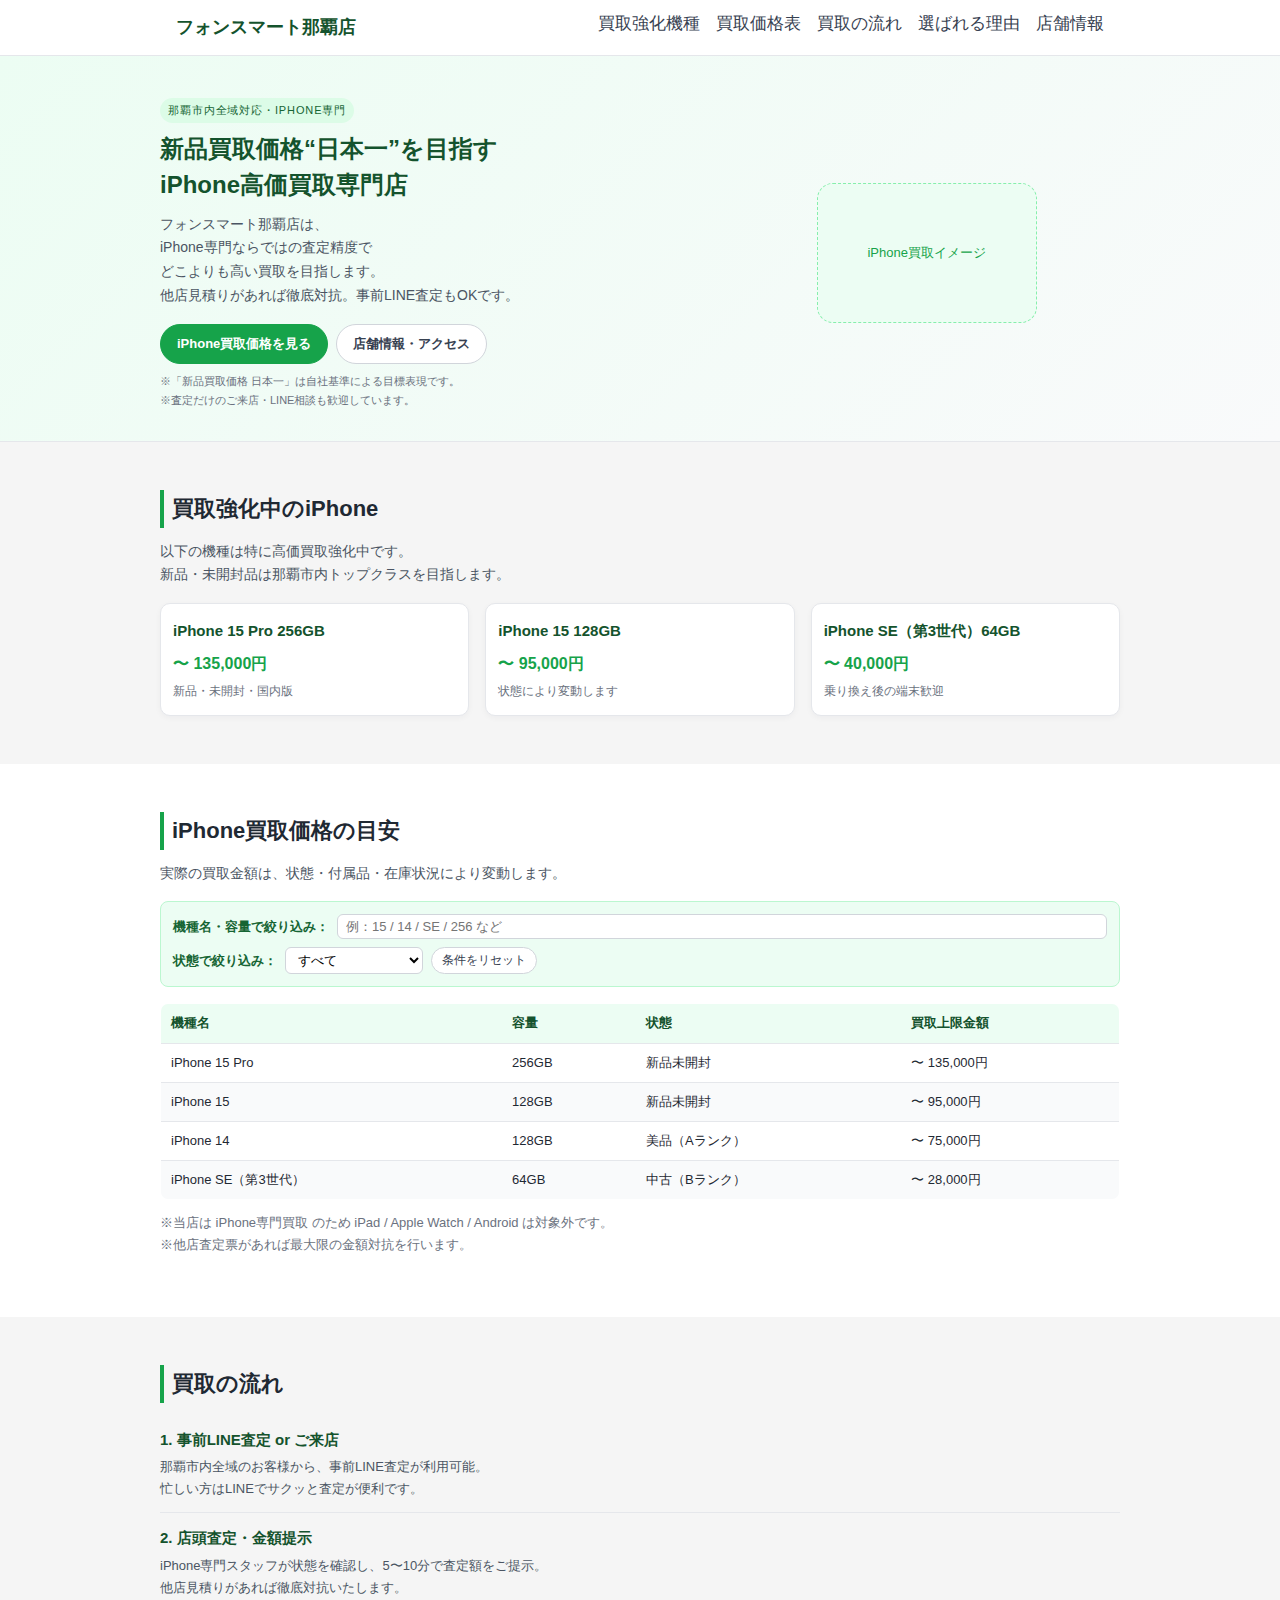
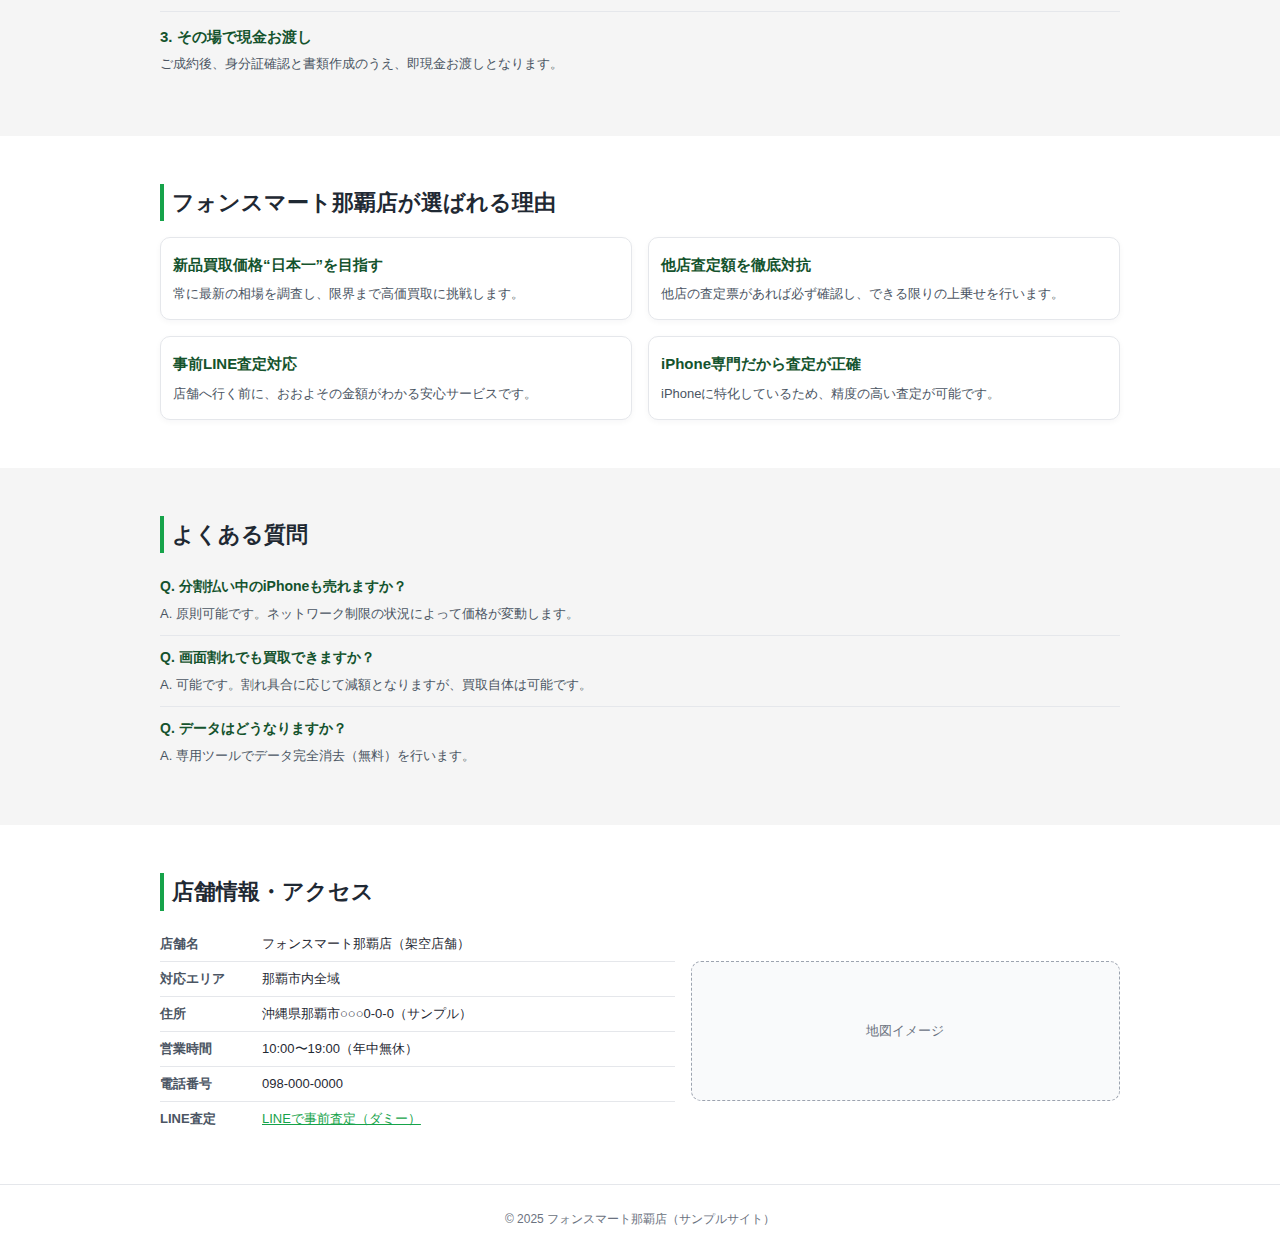
<file: index.html>
<!DOCTYPE html>
<html lang="ja">
<head>
  <meta charset="UTF-8" />
  <title>フォンスマート那覇店｜iPhone高価買取専門店</title>
  <meta name="viewport" content="width=device-width, initial-scale=1" />
  <meta
    name="description"
    content="那覇市内全域対応のiPhone高価買取専門店フォンスマート那覇店。新品買取価格日本一を目指し、他店査定額を徹底対抗。事前LINE査定も可能で、その場で現金買取いたします。"
  />
  <link rel="stylesheet" href="style.css" />
</head>
<body>
  <!-- ヘッダー -->
  <header class="site-header">
    <div class="header-inner">
      <div class="site-logo">
        <a href="#top">フォンスマート那覇店</a>
      </div>
      <nav class="site-nav">
        <a href="#campaign">買取強化機種</a>
        <a href="#price">買取価格表</a>
        <a href="#flow">買取の流れ</a>
        <a href="#reason">選ばれる理由</a>
        <a href="#shop">店舗情報</a>
      </nav>
    </div>
  </header>

  <main id="top">
    <!-- ファーストビュー -->
    <section class="hero-section">
      <div class="hero-inner">
        <div class="hero-text">
          <p class="hero-label">那覇市内全域対応・iPhone専門</p>
          <h1>
            新品買取価格“日本一”を目指す<br />
            iPhone高価買取専門店
          </h1>
          <p class="hero-lead">
            フォンスマート那覇店は、<br />
            iPhone専門ならではの査定精度で<br />
            どこよりも高い買取を目指します。<br />
            他店見積りがあれば徹底対抗。事前LINE査定もOKです。
          </p>
          <div class="hero-cta">
            <a href="#price" class="btn-primary">iPhone買取価格を見る</a>
            <a href="#shop" class="btn-secondary">店舗情報・アクセス</a>
          </div>
          <p class="hero-note">
            ※「新品買取価格 日本一」は自社基準による目標表現です。<br />
            ※査定だけのご来店・LINE相談も歓迎しています。
          </p>
        </div>
        <div class="hero-image">
          <div class="hero-image-placeholder">iPhone買取イメージ</div>
        </div>
      </div>
    </section>

    <!-- 買取強化機種 -->
    <section id="campaign" class="section">
      <div class="section-inner">
        <h2>買取強化中のiPhone</h2>
        <p class="section-lead">
          以下の機種は特に高価買取強化中です。<br />
          新品・未開封品は那覇市内トップクラスを目指します。
        </p>
        <div class="campaign-grid">
          <article class="campaign-card">
            <h3>iPhone 15 Pro 256GB</h3>
            <p class="campaign-price">〜 135,000円</p>
            <p class="campaign-note">新品・未開封・国内版</p>
          </article>
          <article class="campaign-card">
            <h3>iPhone 15 128GB</h3>
            <p class="campaign-price">〜 95,000円</p>
            <p class="campaign-note">状態により変動します</p>
          </article>
          <article class="campaign-card">
            <h3>iPhone SE（第3世代）64GB</h3>
            <p class="campaign-price">〜 40,000円</p>
            <p class="campaign-note">乗り換え後の端末歓迎</p>
          </article>
        </div>
      </div>
    </section>

    <!-- 買取価格表 -->
    <section id="price" class="section section-alt">
      <div class="section-inner">
        <h2>iPhone買取価格の目安</h2>
        <p class="section-lead">
          実際の買取金額は、状態・付属品・在庫状況により変動します。
        </p>

        <!-- 絞り込みUI -->
        <div class="price-filter">
          <div class="price-filter-row">
            <label for="filter-keyword">
              機種名・容量で絞り込み：
            </label>
            <input
              type="text"
              id="filter-keyword"
              placeholder="例：15 / 14 / SE / 256 など"
            />
          </div>

          <div class="price-filter-row">
            <label for="filter-condition">状態で絞り込み：</label>
            <select id="filter-condition">
              <option value="">すべて</option>
              <option value="新品未開封">新品未開封</option>
              <option value="美品（Aランク）">美品（Aランク）</option>
              <option value="中古（Bランク）">中古（Bランク）</option>
            </select>

            <button type="button" id="filter-reset" class="btn-reset">
              条件をリセット
            </button>
          </div>
        </div>

        <div class="table-wrapper">
         <table class="price-table">
  <thead>
    <tr>
      <th>機種名</th>
      <th>容量</th>
      <th>状態</th>
      <th>買取上限金額</th>
    </tr>
  </thead>
  <tbody id="price-tbody">
    <!-- JavaScriptで自動生成 -->
  </tbody>
</table>
        </div>

        <p class="section-note">
          ※当店は iPhone専門買取 のため iPad / Apple Watch / Android は対象外です。<br />
          ※他店査定票があれば最大限の金額対抗を行います。
        </p>
      </div>
    </section>

    <!-- 買取の流れ -->
    <section id="flow" class="section">
      <div class="section-inner">
        <h2>買取の流れ</h2>
        <ol class="flow-list">
          <li>
            <h3>1. 事前LINE査定 or ご来店</h3>
            <p>
              那覇市内全域のお客様から、事前LINE査定が利用可能。<br>
              忙しい方はLINEでサクッと査定が便利です。
            </p>
          </li>
          <li>
            <h3>2. 店頭査定・金額提示</h3>
            <p>
              iPhone専門スタッフが状態を確認し、5〜10分で査定額をご提示。<br>
              他店見積りがあれば徹底対抗いたします。
            </p>
          </li>
          <li>
            <h3>3. その場で現金お渡し</h3>
            <p>
              ご成約後、身分証確認と書類作成のうえ、即現金お渡しとなります。
            </p>
          </li>
        </ol>
      </div>
    </section>

    <!-- 選ばれる理由 -->
    <section id="reason" class="section section-alt">
      <div class="section-inner">
        <h2>フォンスマート那覇店が選ばれる理由</h2>
        <div class="reason-grid">
          <article class="reason-card">
            <h3>新品買取価格“日本一”を目指す</h3>
            <p>常に最新の相場を調査し、限界まで高価買取に挑戦します。</p>
          </article>

          <article class="reason-card">
            <h3>他店査定額を徹底対抗</h3>
            <p>他店の査定票があれば必ず確認し、できる限りの上乗せを行います。</p>
          </article>

          <article class="reason-card">
            <h3>事前LINE査定対応</h3>
            <p>店舗へ行く前に、おおよその金額がわかる安心サービスです。</p>
          </article>

          <article class="reason-card">
            <h3>iPhone専門だから査定が正確</h3>
            <p>iPhoneに特化しているため、精度の高い査定が可能です。</p>
          </article>
        </div>
      </div>
    </section>

    <!-- よくある質問 -->
    <section class="section">
      <div class="section-inner">
        <h2>よくある質問</h2>
        <ul class="faq-list">
          <li>
            <h3>Q. 分割払い中のiPhoneも売れますか？</h3>
            <p>A. 原則可能です。ネットワーク制限の状況によって価格が変動します。</p>
          </li>
          <li>
            <h3>Q. 画面割れでも買取できますか？</h3>
            <p>A. 可能です。割れ具合に応じて減額となりますが、買取自体は可能です。</p>
          </li>
          <li>
            <h3>Q. データはどうなりますか？</h3>
            <p>A. 専用ツールでデータ完全消去（無料）を行います。</p>
          </li>
        </ul>
      </div>
    </section>

    <!-- 店舗情報 -->
    <section id="shop" class="section section-alt">
      <div class="section-inner">
        <h2>店舗情報・アクセス</h2>

        <div class="shop-grid">
          <div class="shop-info">
            <dl class="shop-list">
              <div class="shop-row">
                <dt>店舗名</dt>
                <dd>フォンスマート那覇店（架空店舗）</dd>
              </div>

              <div class="shop-row">
                <dt>対応エリア</dt>
                <dd>那覇市内全域</dd>
              </div>

              <div class="shop-row">
                <dt>住所</dt>
                <dd>沖縄県那覇市○○○0-0-0（サンプル）</dd>
              </div>

              <div class="shop-row">
                <dt>営業時間</dt>
                <dd>10:00〜19:00（年中無休）</dd>
              </div>

              <div class="shop-row">
                <dt>電話番号</dt>
                <dd>098-000-0000</dd>
              </div>

              <div class="shop-row">
                <dt>LINE査定</dt>
                <dd><a href="#!">LINEで事前査定（ダミー）</a></dd>
              </div>
            </dl>
          </div>

          <div class="shop-map">
            <div class="shop-map-placeholder">地図イメージ</div>
          </div>
        </div>
      </div>
    </section>
  </main>

  <!-- フッター -->
  <footer class="site-footer">
    <p>© 2025 フォンスマート那覇店（サンプルサイト）</p>
  </footer>

  <!-- ===============================
       絞り込み用 JavaScript
     =============================== -->
    <script>
    document.addEventListener("DOMContentLoaded", function () {
      // 1) データ定義：iPhone買取データを配列で持つ
      const priceData = [
        {
          model: "iPhone 15 Pro",
          capacity: "256GB",
          condition: "新品未開封",
          price: "〜 135,000円",
        },
        {
          model: "iPhone 15",
          capacity: "128GB",
          condition: "新品未開封",
          price: "〜 95,000円",
        },
        {
          model: "iPhone 14",
          capacity: "128GB",
          condition: "美品（Aランク）",
          price: "〜 75,000円",
        },
        {
          model: "iPhone SE（第3世代）",
          capacity: "64GB",
          condition: "中古（Bランク）",
          price: "〜 28,000円",
        },
      ];

      const tbody = document.getElementById("price-tbody");
      const keywordInput = document.getElementById("filter-keyword");
      const conditionSelect = document.getElementById("filter-condition");
      const resetButton = document.getElementById("filter-reset");

      // 2) テーブル描画：渡された配列をもとにtbodyを作り直す
      function renderTable(dataArray) {
        // 一旦、中身を全部クリア
        tbody.innerHTML = "";

        if (dataArray.length === 0) {
          // 該当なしメッセージ用の1行
          const tr = document.createElement("tr");
          const td = document.createElement("td");
          td.colSpan = 4;
          td.textContent = "条件に該当する端末がありません。条件を変えてお試しください。";
          td.style.fontSize = "13px";
          td.style.color = "#6b7280";
          tr.appendChild(td);
          tbody.appendChild(tr);
          return;
        }

        // データ分だけ行を追加
        dataArray.forEach(function (item) {
          const tr = document.createElement("tr");

          const tdModel = document.createElement("td");
          tdModel.textContent = item.model;

          const tdCapacity = document.createElement("td");
          tdCapacity.textContent = item.capacity;

          const tdCondition = document.createElement("td");
          tdCondition.textContent = item.condition;

          const tdPrice = document.createElement("td");
          tdPrice.textContent = item.price;

          tr.appendChild(tdModel);
          tr.appendChild(tdCapacity);
          tr.appendChild(tdCondition);
          tr.appendChild(tdPrice);

          tbody.appendChild(tr);
        });
      }

      // 3) 絞り込み処理：キーワード＋状態に基づいて配列をフィルタ
      function applyFilter() {
        const keyword = keywordInput.value.trim().toLowerCase();
        const condition = conditionSelect.value; // 完全一致で判定

        const filtered = priceData.filter(function (item) {
          const modelText = (item.model + " " + item.capacity).toLowerCase();
          const conditionText = item.condition;

          const keywordMatch =
            keyword === "" || modelText.includes(keyword);

          const conditionMatch =
            condition === "" || conditionText === condition;

          return keywordMatch && conditionMatch;
        });

        renderTable(filtered);
      }

      // 4) イベント登録
      keywordInput.addEventListener("input", applyFilter);
      conditionSelect.addEventListener("change", applyFilter);

      resetButton.addEventListener("click", function () {
        keywordInput.value = "";
        conditionSelect.value = "";
        renderTable(priceData);
      });

      // 5) 初期表示
      renderTable(priceData);
    });
  </script>
</body>
</html>
</file>
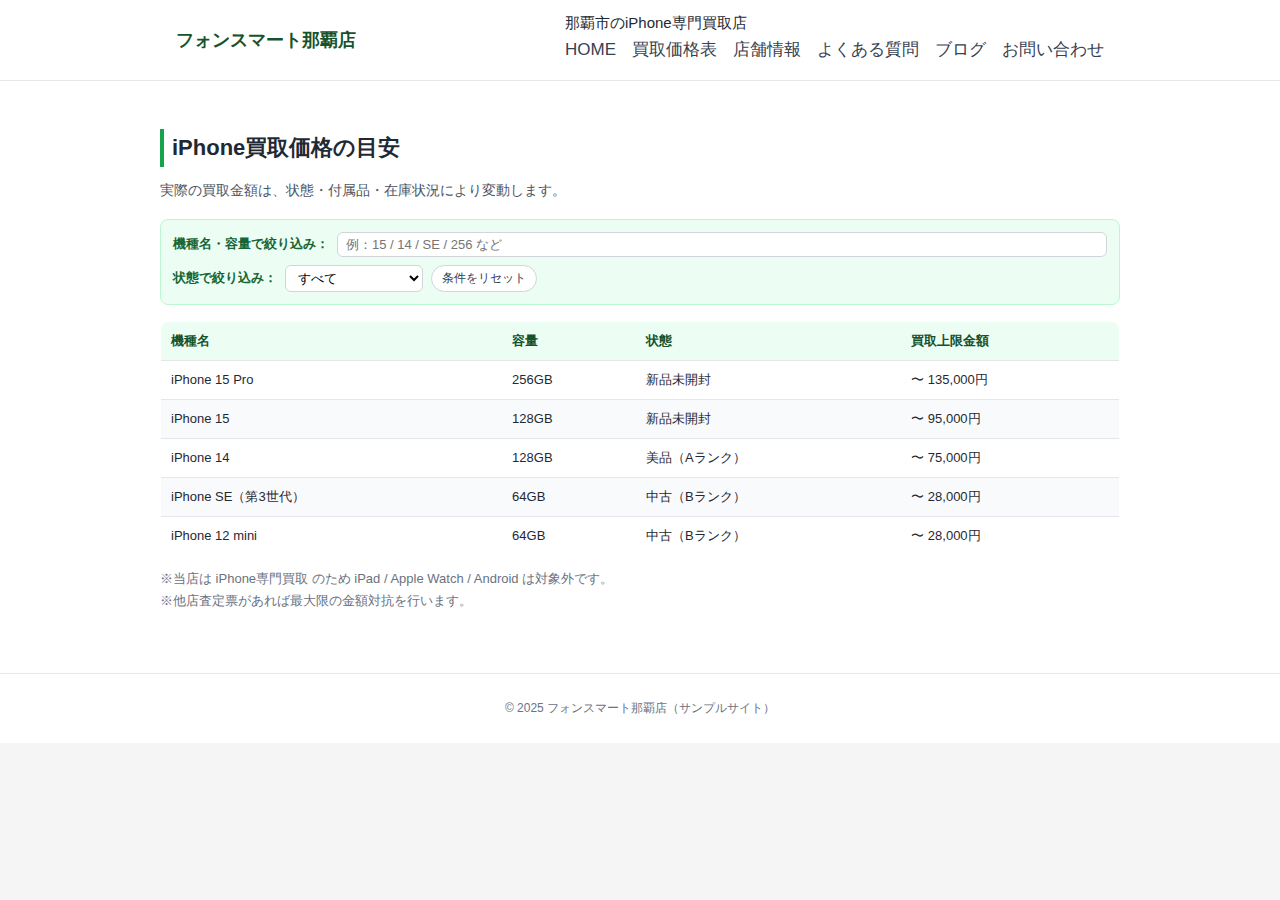
<file: price.html>
<!DOCTYPE html>
<html lang="ja">
<head>
  <meta charset="UTF-8" />
  <title>フォンスマート那覇店｜iPhone高価買取専門店</title>
  <meta name="viewport" content="width=device-width, initial-scale=1" />
  <meta
    name="description"
    content="那覇市内全域対応のiPhone高価買取専門店フォンスマート那覇店。新品買取価格日本一を目指し、他店査定額を徹底対抗。事前LINE査定も可能で、その場で現金買取いたします。"
  />
  <link rel="stylesheet" href="style.css" />
</head>
<body>
      <!-- ヘッダー -->
  <header class="site-header">
    <div class="header-inner">
      <!-- 左：ロゴ -->
      <div class="site-logo">
        <!-- ロゴ画像に差し替えたい場合はここ -->
        <!-- <img src="logo.png" alt="フォンスマート那覇店" /> -->
        <a href="index.html">フォンスマート那覇店</a>
      </div>

      <!-- 中央〜右：タグライン＋メニュー -->
      <div class="header-center">
        <div class="header-tagline">
          那覇市のiPhone専門買取店
        </div>

        <nav class="site-nav">
          <a href="index.html">HOME</a>
          <a href="price.html">買取価格表</a>
          <a href="shop.html">店舗情報</a>
          <a href="faq.html">よくある質問</a>
          <a href="blog.html">ブログ</a>
          <a href="contact.html">お問い合わせ</a>
        </nav>
      </div>

      <!-- スマホ用ハンバーガーボタン -->
      <button class="nav-toggle" aria-label="メニューを開閉">
        <span></span>
        <span></span>
        <span></span>
      </button>
    </div>
  </header>

  <main id="top">

    <!-- 買取価格表 -->
    <section id="price" class="section section-alt">
      <div class="section-inner">
        <h2>iPhone買取価格の目安</h2>
        <p class="section-lead">
          実際の買取金額は、状態・付属品・在庫状況により変動します。
        </p>

        <!-- 絞り込みUI -->
        <div class="price-filter">
          <div class="price-filter-row">
            <label for="filter-keyword">
              機種名・容量で絞り込み：
            </label>
            <input
              type="text"
              id="filter-keyword"
              placeholder="例：15 / 14 / SE / 256 など"
            />
          </div>

          <div class="price-filter-row">
            <label for="filter-condition">状態で絞り込み：</label>
            <select id="filter-condition">
              <option value="">すべて</option>
              <option value="新品未開封">新品未開封</option>
              <option value="美品（Aランク）">美品（Aランク）</option>
              <option value="中古（Bランク）">中古（Bランク）</option>
            </select>

            <button type="button" id="filter-reset" class="btn-reset">
              条件をリセット
            </button>
          </div>
        </div>

        <div class="table-wrapper">
         <table class="price-table">
  <thead>
    <tr>
      <th>機種名</th>
      <th>容量</th>
      <th>状態</th>
      <th>買取上限金額</th>
    </tr>
  </thead>
  <tbody id="price-tbody">
    <!-- JavaScriptで自動生成 -->
  </tbody>
</table>
        </div>
        <p class="section-note">
          ※当店は iPhone専門買取 のため iPad / Apple Watch / Android は対象外です。<br />
          ※他店査定票があれば最大限の金額対抗を行います。
        </p>
      </div>
    </section>
  </main>

  <!-- フッター -->
  <footer class="site-footer">
    <p>© 2025 フォンスマート那覇店（サンプルサイト）</p>
  </footer>

  <!-- ===============================
       絞り込み用 JavaScript
     =============================== -->
      <script>
    document.addEventListener("DOMContentLoaded", function () {
      // 1) データ定義：iPhone買取データを配列で持つ
      const priceData = [
        {
          model: "iPhone 15 Pro",
          capacity: "256GB",
          condition: "新品未開封",
          price: "〜 135,000円",
        },
        {
          model: "iPhone 15",
          capacity: "128GB",
          condition: "新品未開封",
          price: "〜 95,000円",
        },
        {
          model: "iPhone 14",
          capacity: "128GB",
          condition: "美品（Aランク）",
          price: "〜 75,000円",
        },
        {
          model: "iPhone SE（第3世代）",
          capacity: "64GB",
          condition: "中古（Bランク）",
          price: "〜 28,000円",
        },
        {
          model: "iPhone 12 mini",
          capacity: "64GB",
          condition: "中古（Bランク）",
          price: "〜 28,000円",
        },
      ];

      const tbody = document.getElementById("price-tbody");
      const keywordInput = document.getElementById("filter-keyword");
      const conditionSelect = document.getElementById("filter-condition");
      const resetButton = document.getElementById("filter-reset");

      // 2) ハンバーガーメニュー（SPナビ）の制御
      const navToggle = document.querySelector(".nav-toggle");
      const siteNav = document.querySelector(".site-nav");

      if (navToggle && siteNav) {
        // ボタンクリックでメニュー開閉
        navToggle.addEventListener("click", function () {
          siteNav.classList.toggle("is-open");
          navToggle.classList.toggle("is-open");
        });

        // メニュー内リンクを押したら閉じる
        siteNav.querySelectorAll("a").forEach(function (link) {
          link.addEventListener("click", function () {
            siteNav.classList.remove("is-open");
            navToggle.classList.remove("is-open");
          });
        });
      }

      // 3) テーブル描画：渡された配列をもとに tbody を作り直す
      function renderTable(dataArray) {
        // 一旦クリア
        tbody.innerHTML = "";

        if (dataArray.length === 0) {
          // 該当なしメッセージ行
          const tr = document.createElement("tr");
          const td = document.createElement("td");
          td.colSpan = 4;
          td.textContent =
            "条件に該当する端末がありません。条件を変えてお試しください。";
          td.style.fontSize = "13px";
          td.style.color = "#6b7280";
          tr.appendChild(td);
          tbody.appendChild(tr);
          return;
        }

        // データ分だけ行を追加
        dataArray.forEach(function (item) {
          const tr = document.createElement("tr");

          const tdModel = document.createElement("td");
          tdModel.textContent = item.model;

          const tdCapacity = document.createElement("td");
          tdCapacity.textContent = item.capacity;

          const tdCondition = document.createElement("td");
          tdCondition.textContent = item.condition;

          const tdPrice = document.createElement("td");
          tdPrice.textContent = item.price;

          tr.appendChild(tdModel);
          tr.appendChild(tdCapacity);
          tr.appendChild(tdCondition);
          tr.appendChild(tdPrice);

          tbody.appendChild(tr);
        });
      }

      // 4) 絞り込み処理：キーワード＋状態に基づいて配列をフィルタ
      function applyFilter() {
        const keyword = keywordInput.value.trim().toLowerCase();
        const condition = conditionSelect.value; // 完全一致で判定

        const filtered = priceData.filter(function (item) {
          const modelText = (item.model + " " + item.capacity).toLowerCase();
          const conditionText = item.condition;

          const keywordMatch =
            keyword === "" || modelText.includes(keyword);

          const conditionMatch =
            condition === "" || conditionText === condition;

          return keywordMatch && conditionMatch;
        });

        renderTable(filtered);
      }

      // 5) イベント登録（フィルタUI）
      keywordInput.addEventListener("input", applyFilter);
      conditionSelect.addEventListener("change", applyFilter);

      resetButton.addEventListener("click", function () {
        keywordInput.value = "";
        conditionSelect.value = "";
        renderTable(priceData);
      });

      // 6) 初期表示
      renderTable(priceData);
    });
  </script>
</body>
</html>
</file>
<file: style.css>
/* =========================================================
   ベース設定
   ========================================================= */

*,
*::before,
*::after {
  box-sizing: border-box;
}

html {
  scroll-behavior: smooth;
}

body {
  font-family: -apple-system, BlinkMacSystemFont, "Helvetica Neue", "YuGothic",
    "游ゴシック体", "Yu Gothic", "メイリオ", sans-serif;
  background-color: #f5f5f5;
  color: #1f2933;
  margin: 0;
  padding: 0;
  line-height: 1.7;
  font-size: 15px;
}

a {
  color: inherit;
  text-decoration: none;
}

a:hover {
  text-decoration: underline;
}

img {
  max-width: 100%;
  height: auto;
  display: block;
}

/* カラーパレット
   ---------------------------------------------------------
   メイン緑       : #16a34a
   濃い緑         : #14532d
   明るい緑背景   : #ecfdf3
   薄い境界線グレー: #e5e7eb
   本文グレー     : #1f2933
   補助グレー     : #6b7280
   ========================================================= */

/* =========================================================
   レイアウト共通
   ========================================================= */

main {
  background-color: #f5f5f5;
}

.section {
  padding: 48px 16px;
}

.section-alt {
  background-color: #ffffff;
}

.section-inner {
  max-width: 960px;
  margin: 0 auto;
}

.section h2 {
  font-size: 22px;
  margin: 0 0 12px;
  padding-left: 8px;
  border-left: 4px solid #16a34a;
}

.section-lead {
  margin: 0 0 16px;
  color: #4b5563;
  font-size: 14px;
}

.section-note {
  margin-top: 12px;
  color: #6b7280;
  font-size: 13px;
}

/* =========================================================
   ヘッダー
   ========================================================= */

.site-header {
  background-color: #ffffff;
  border-bottom: 1px solid #e5e7eb;
  position: sticky;
  top: 0;
  z-index: 20;
}

.header-inner {
  max-width: 960px;
  margin: 0 auto;
  padding: 10px 16px;
  display: flex;
  align-items: center;
  justify-content: space-between;
}

.site-logo a {
  font-size: 18px;
  font-weight: 700;
  color: #14532d;
}

/* PC時のナビ（横並び） */
.site-nav {
  display: flex;
  align-items: center;
  gap: 16px;
}

.site-nav a {
  font-size: 17px;
  color: #374151;
  padding-bottom: 3px;
  border-bottom: 3px solid transparent;
}

.site-nav a:hover {
  color: #16a34a;
  border-bottom-color: #16a34a;
  text-decoration: none;
}

@media (max-width: 768px) {
  .site-logo img {
  height: 90px; /* 必要に応じて調整（例：60px など） */
  width: auto;
  display: block;
 }
}

/* ハンバーガーメニューボタン（デフォルトは非表示。SPで表示） */
.nav-toggle {
  display: none;
  background: none;
  border: none;
  padding: 4px;
  cursor: pointer;
}

.nav-toggle span {
  display: block;
  width: 20px;
  height: 2px;
  margin: 4px 0;
  background-color: #14532d;
  transition: transform 0.2s ease, opacity 0.2s ease;
}

/* 開いている時のアニメーション（×印っぽく） */
.nav-toggle.is-open span:nth-child(1) {
  transform: translateY(6px) rotate(45deg);
}

.nav-toggle.is-open span:nth-child(2) {
  opacity: 0;
}

.nav-toggle.is-open span:nth-child(3) {
  transform: translateY(-6px) rotate(-45deg);
}

.catchphrase {
  color: #16a34a; /* 緑文字 */
  font-weight: bold;
  font-size: 25px;
  margin-bottom: 6px;
  display: inline-block;
}

/* =========================================================
   ヒーローセクション
   ========================================================= */

.hero-section {
  background: linear-gradient(135deg, #ecfdf3, #f9fafb);
  padding: 40px 16px 32px;
  border-bottom: 1px solid #e5e7eb;
}

.hero-inner {
  max-width: 960px;
  margin: 0 auto;
  display: flex;
  gap: 32px;
  align-items: center;
  justify-content: space-between;
}

.hero-text {
  flex: 1.4;
}

.hero-label {
  display: inline-block;
  font-size: 11px;
  letter-spacing: 0.08em;
  text-transform: uppercase;
  padding: 3px 8px;
  border-radius: 9999px;
  background-color: #dcfce7;
  color: #166534;
  margin: 0 0 8px;
}

.hero-text h1 {
  font-size: 24px;
  font-weight: 700;
  line-height: 1.5;
  margin: 0 0 10px;
  color: #14532d;
}

.hero-lead {
  margin: 0 0 16px;
  color: #4b5563;
  font-size: 14px;
}

.hero-cta {
  display: flex;
  flex-wrap: wrap;
  gap: 8px;
  margin-bottom: 8px;
}

.btn-primary,
.btn-secondary {
  display: inline-flex;
  align-items: center;
  justify-content: center;
  padding: 8px 16px;
  font-size: 13px;
  border-radius: 9999px;
  font-weight: 600;
  border: 1px solid transparent;
  cursor: pointer;
  text-decoration: none;
}

.btn-primary {
  background-color: #16a34a;
  border-color: #16a34a;
  color: #ffffff;
}

.btn-primary:hover {
  background-color: #15803d;
  border-color: #15803d;
  text-decoration: none;
}

.btn-secondary {
  background-color: #ffffff;
  border-color: #d1d5db;
  color: #374151;
}

.btn-secondary:hover {
  background-color: #f3f4f6;
  text-decoration: none;
}

.hero-note {
  margin: 4px 0 0;
  font-size: 11px;
  color: #6b7280;
}

.hero-image {
  flex: 1;
  display: flex;
  justify-content: center;
}

.hero-image-placeholder {
  width: 220px;
  height: 140px;
  border-radius: 16px;
  border: 1px dashed #86efac;
  background-color: #ecfdf3;
  color: #16a34a;
  font-size: 13px;
  display: flex;
  align-items: center;
  justify-content: center;
}

/* =========================================================
   買取強化機種
   ========================================================= */

.campaign-grid {
  display: grid;
  grid-template-columns: repeat(3, minmax(0, 1fr));
  gap: 16px;
  margin-top: 16px;
}

.campaign-card {
  background-color: #ffffff;
  border-radius: 10px;
  border: 1px solid #e5e7eb;
  padding: 14px 12px;
  box-shadow: 0 2px 6px rgba(15, 23, 42, 0.04);
}

.campaign-card h3 {
  font-size: 15px;
  margin: 0 0 6px;
  color: #14532d;
}

.campaign-price {
  font-size: 16px;
  font-weight: 700;
  color: #16a34a;
  margin: 0 0 4px;
}

.campaign-note {
  margin: 0;
  font-size: 12px;
  color: #6b7280;
}

/* =========================================================
   買取価格表用 絞り込みUI
   ========================================================= */

.price-filter {
  margin-top: 16px;
  margin-bottom: 8px;
  padding: 12px 12px;
  border-radius: 8px;
  background-color: #ecfdf3;
  border: 1px solid #bbf7d0;
  font-size: 13px;
}

.price-filter-row {
  display: flex;
  align-items: center;
  flex-wrap: wrap;
  gap: 8px;
  margin-bottom: 8px;
}

.price-filter-row:last-child {
  margin-bottom: 0;
}

.price-filter label {
  font-weight: 600;
  color: #166534;
}

#filter-keyword {
  flex: 1;
  min-width: 180px;
  padding: 4px 8px;
  border-radius: 6px;
  border: 1px solid #d1d5db;
  font-size: 13px;
}

#filter-condition {
  padding: 4px 8px;
  border-radius: 6px;
  border: 1px solid #d1d5db;
  font-size: 13px;
  background-color: #ffffff;
}

.btn-reset {
  padding: 4px 10px;
  font-size: 12px;
  border-radius: 9999px;
  border: 1px solid #d1d5db;
  background-color: #ffffff;
  color: #374151;
  cursor: pointer;
}

.btn-reset:hover {
  background-color: #f3f4f6;
}

/* =========================================================
   買取価格表
   ========================================================= */

.table-wrapper {
  overflow-x: auto;
  margin-top: 16px;
}

.price-table {
  width: 100%;
  border-collapse: collapse;
  min-width: 640px;
  background-color: #ffffff;
  border-radius: 8px;
  overflow: hidden;
  border: 1px solid #e5e7eb;
}

.price-table th,
.price-table td {
  padding: 8px 10px;
  font-size: 13px;
  text-align: left;
  border-bottom: 1px solid #e5e7eb;
}

.price-table thead {
  background-color: #ecfdf3;
}

.price-table th {
  font-weight: 600;
  color: #14532d;
}

.price-table tbody tr:nth-child(even) {
  background-color: #f9fafb;
}

/* =========================================================
   買取の流れ
   ========================================================= */

.flow-list {
  list-style: none;
  padding-left: 0;
  margin: 8px 0 0;
}

.flow-list li {
  padding: 12px 0;
  border-bottom: 1px solid #e5e7eb;
}

.flow-list li:last-child {
  border-bottom: none;
}

.flow-list h3 {
  font-size: 15px;
  margin: 0 0 4px;
  color: #14532d;
}

.flow-list p {
  margin: 0;
  font-size: 13px;
  color: #4b5563;
}

/* =========================================================
   選ばれる理由
   ========================================================= */

.reason-grid {
  display: grid;
  grid-template-columns: repeat(2, minmax(0, 1fr));
  gap: 16px;
  margin-top: 16px;
}

.reason-card {
  background-color: #ffffff;
  border-radius: 10px;
  border: 1px solid #e5e7eb;
  padding: 14px 12px;
  box-shadow: 0 2px 6px rgba(15, 23, 42, 0.04);
}

.reason-card h3 {
  font-size: 15px;
  margin: 0 0 6px;
  color: #14532d;
}

.reason-card p {
  margin: 0;
  font-size: 13px;
  color: #4b5563;
}

/* =========================================================
   FAQ
   ========================================================= */

.faq-list {
  list-style: none;
  padding-left: 0;
  margin: 8px 0 0;
}

.faq-list li {
  padding: 10px 0;
  border-bottom: 1px solid #e5e7eb;
}

.faq-list li:last-child {
  border-bottom: none;
}

.faq-list h3 {
  font-size: 14px;
  margin: 0 0 4px;
  color: #14532d;
}

.faq-list p {
  margin: 0;
  font-size: 13px;
  color: #4b5563;
}

/* =========================================================
   店舗情報・アクセス
   ========================================================= */

.shop-grid {
  display: grid;
  grid-template-columns: 1.2fr 1fr;
  gap: 16px;
  margin-top: 16px;
}

.shop-list {
  margin: 0;
  padding: 0;
}

.shop-row {
  display: grid;
  grid-template-columns: 90px 1fr;
  column-gap: 12px;
  padding: 6px 0;
  border-bottom: 1px solid #e5e7eb;
}

.shop-row:last-child {
  border-bottom: none;
}

.shop-row dt {
  font-size: 13px;
  font-weight: 600;
  color: #4b5563;
}

.shop-row dd {
  font-size: 13px;
  margin: 0;
  color: #1f2933;
}

.shop-row a {
  color: #16a34a;
  text-decoration: underline;
}

.shop-map {
  display: flex;
  align-items: center;
  justify-content: center;
}

.shop-map-placeholder {
  width: 100%;
  min-height: 140px;
  border-radius: 10px;
  border: 1px dashed #9ca3af;
  background-color: #f9fafb;
  font-size: 13px;
  color: #6b7280;
  display: flex;
  align-items: center;
  justify-content: center;
}

/* =========================================================
   フッター
   ========================================================= */

.site-footer {
  border-top: 1px solid #e5e7eb;
  background-color: #ffffff;
  text-align: center;
  padding: 12px 8px;
  font-size: 12px;
  color: #6b7280;
}

/* =========================================================
   レスポンシブ対応（スマホ）
   ========================================================= */

@media (max-width: 768px) {
  .header-inner {
    max-width: 960px;
    margin: 0 auto;
    padding: 8px 16px;
    display: flex;
    align-items: center;
    justify-content: space-between;
    gap: 0;
  }

  /* スマホ時だけハンバーガー表示 */
  .nav-toggle {
    display: block;
  }

  /* スマホ時のナビはドロップダウン表示 */
  .site-nav {
    position: absolute;
    top: 48px; /* ヘッダー直下あたり */
    left: 0;
    right: 0;
    background-color: #ffffff;
    border-bottom: 1px solid #e5e7eb;
    display: none;
    flex-direction: column;
    padding: 8px 16px 12px;
    gap: 8px;
  }

  .site-nav a {
    font-size: 14px;
    padding: 4px 0;
    border-bottom: none;
  }

  /* .is-open が付いた時だけ表示 */
  .site-nav.is-open {
    display: flex;
  }

  .hero-inner {
    flex-direction: column;
    align-items: flex-start;
    padding-top: 8px;
  }

  .hero-image {
    width: 100%;
    justify-content: flex-start;
  }

  .campaign-grid {
    grid-template-columns: 1fr;
  }

  .reason-grid {
    grid-template-columns: 1fr;
  }

  .shop-grid {
    grid-template-columns: 1fr;
  }

  .section {
    padding: 32px 12px;
  }

  .hero-section {
    padding: 28px 12px 24px;
  }

  .price-table {
    min-width: 520px;
  }

  .price-filter-row {
    align-items: flex-start;
  }
}
</file>
